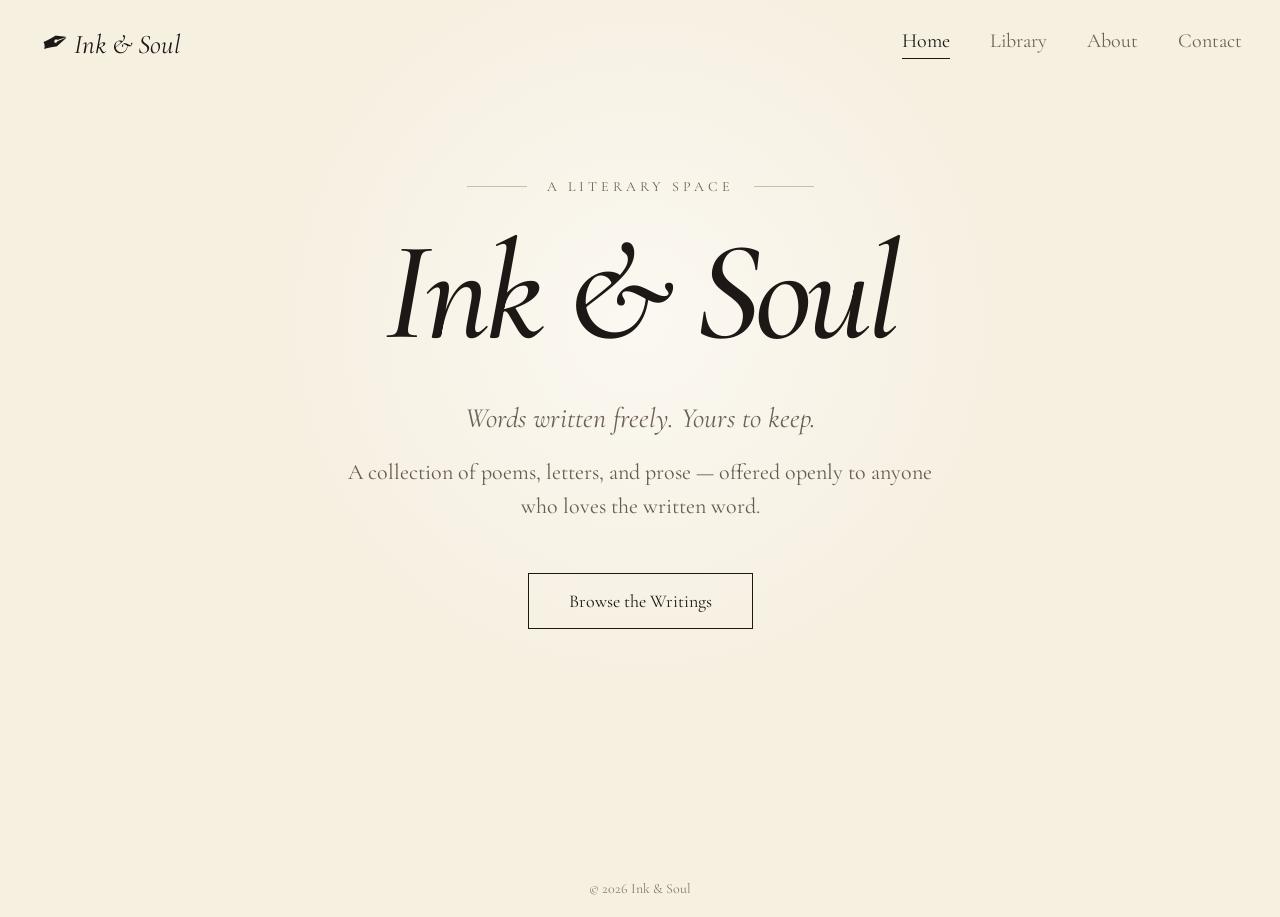
<file: index.html>
<!DOCTYPE html>
<html lang="en">
<head>
  <meta charset="UTF-8">
  <meta name="viewport" content="width=device-width, initial-scale=1.0">
  <title>Ink & Soul — A Literary Space</title>
  <link rel="stylesheet" href="style.css">
</head>
<body>
  <header class="site-header">
    <a class="brand" href="index.html" aria-label="Ink and Soul home">
      <span class="brand-mark">✒</span>
      <span>Ink &amp; Soul</span>
    </a>
    <button class="menu-toggle" aria-label="Open menu">☰</button>
    <nav class="nav">
      <a class="active" href="index.html">Home</a>
      <a href="library.html">Library</a>
      <a href="about.html">About</a>
      <a href="contact.html">Contact</a>
    </nav>
  </header>

  <main class="hero">
    <div class="eyebrow"><span></span> A LITERARY SPACE <span></span></div>
    <h1>Ink &amp; Soul</h1>
    <p class="tagline">Words written freely. Yours to keep.</p>
    <p class="intro">A collection of poems, letters, and prose — offered openly to anyone who loves the written word.</p>
    <a class="button" href="library.html">Browse the Writings</a>
  </main>

  <footer>© <span class="year"></span> Ink &amp; Soul</footer>
  <script src="script.js"></script>
</body>
</html>
</file>
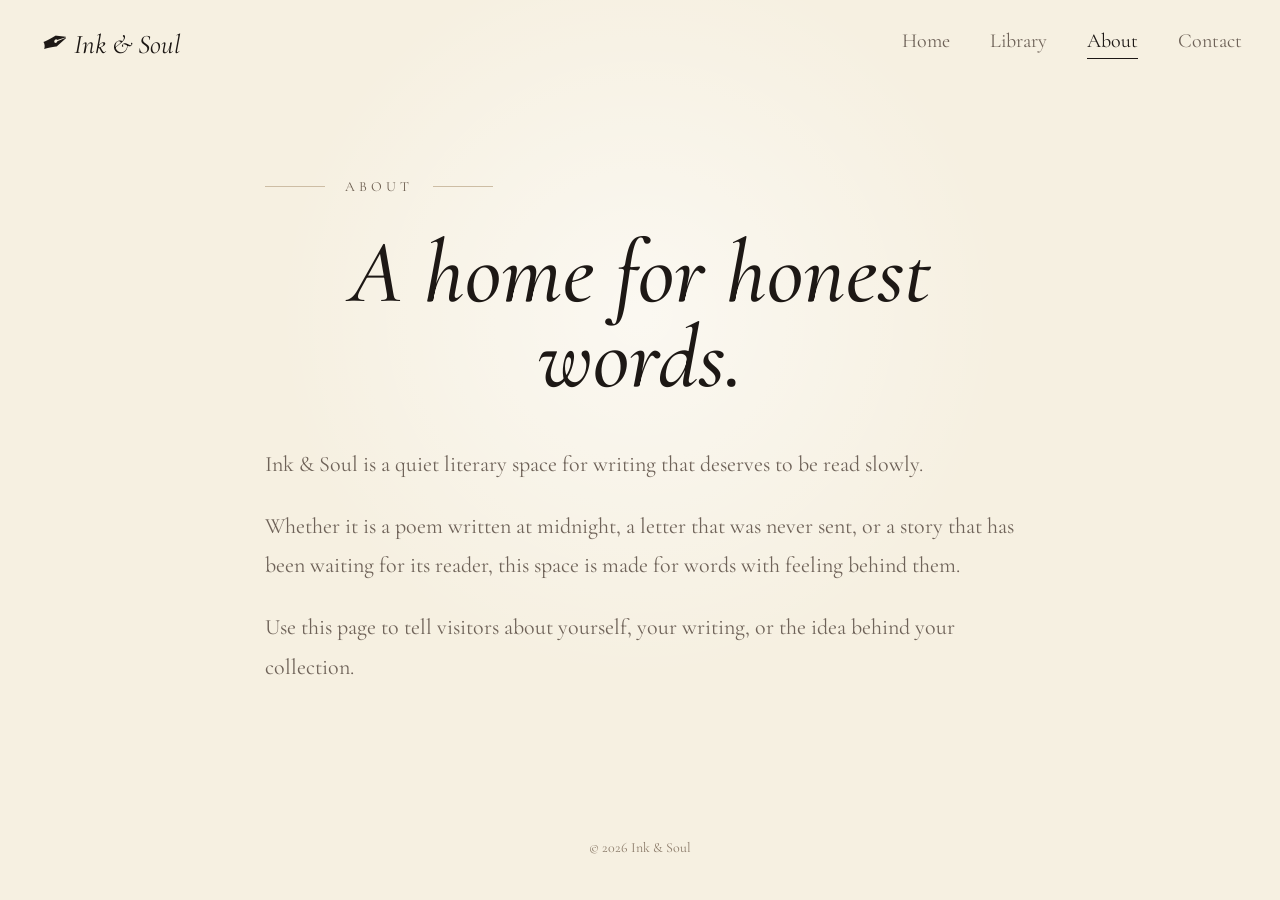
<file: about.html>
<!DOCTYPE html>
<html lang="en">
<head>
  <meta charset="UTF-8">
  <meta name="viewport" content="width=device-width, initial-scale=1.0">
  <title>About — Ink & Soul</title>
  <link rel="stylesheet" href="style.css">
</head>
<body>
  <header class="site-header">
    <a class="brand" href="index.html"><span class="brand-mark">✒</span><span>Ink &amp; Soul</span></a>
    <button class="menu-toggle" aria-label="Open menu">☰</button>
    <nav class="nav">
      <a href="index.html">Home</a>
      <a href="library.html">Library</a>
      <a class="active" href="about.html">About</a>
      <a href="contact.html">Contact</a>
    </nav>
  </header>

  <main class="page narrow">
    <div class="eyebrow"><span></span> ABOUT <span></span></div>
    <h1>A home for honest words.</h1>
    <div class="prose">
      <p>Ink &amp; Soul is a quiet literary space for writing that deserves to be read slowly.</p>
      <p>Whether it is a poem written at midnight, a letter that was never sent, or a story that has been waiting for its reader, this space is made for words with feeling behind them.</p>
      <p>Use this page to tell visitors about yourself, your writing, or the idea behind your collection.</p>
    </div>
  </main>

  <footer>© <span class="year"></span> Ink &amp; Soul</footer>
  <script src="script.js"></script>
</body>
</html>
</file>
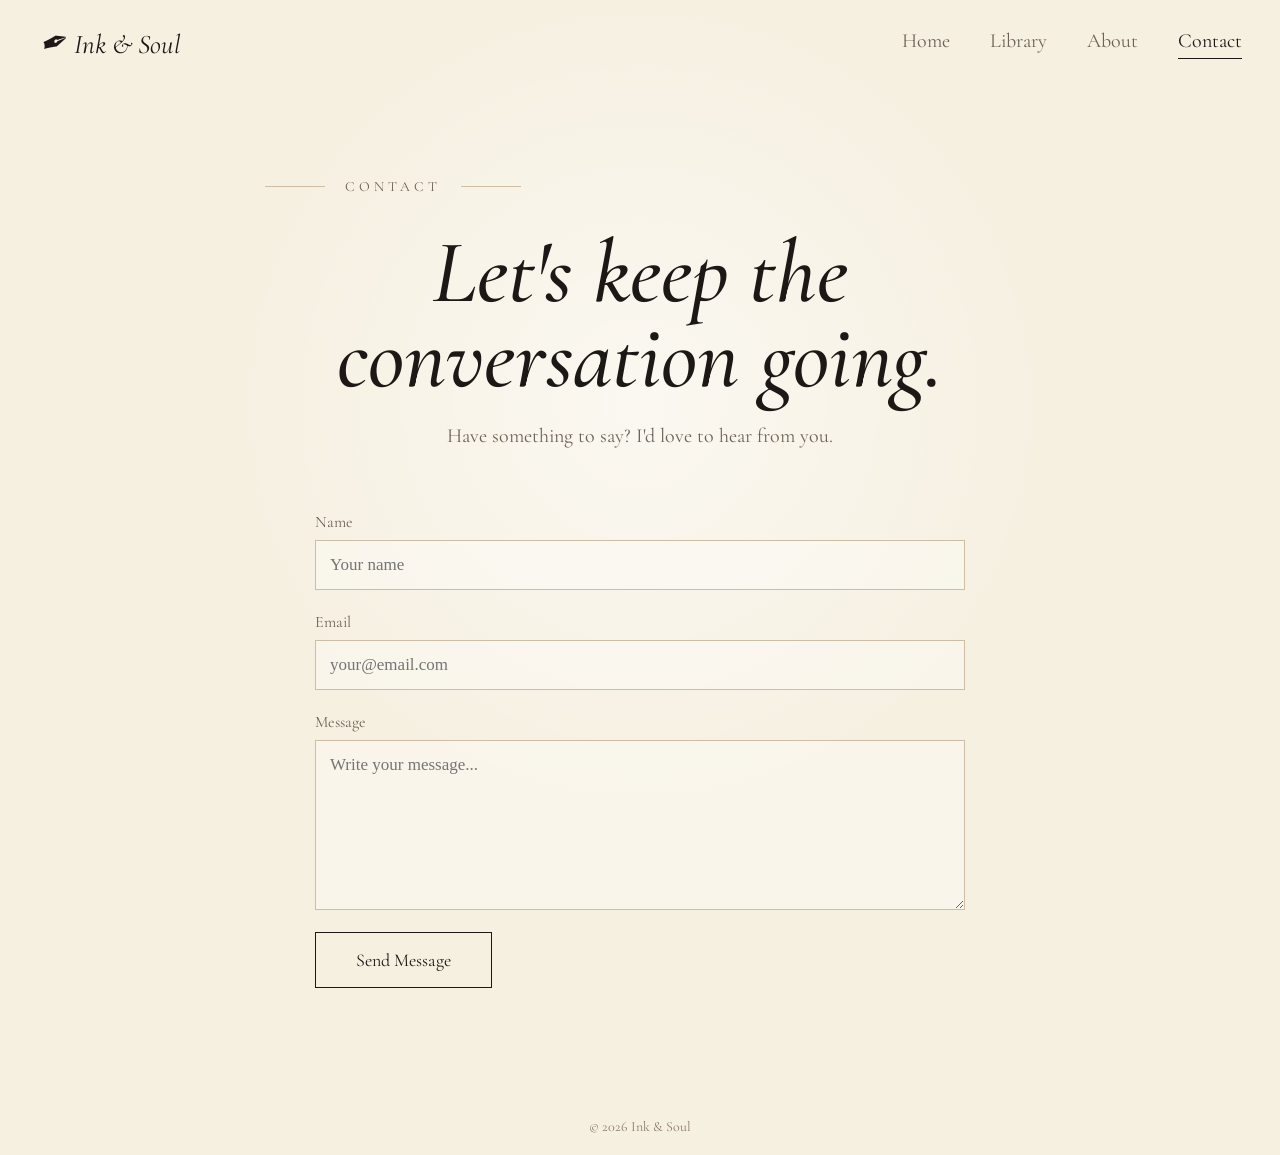
<file: contact.html>
<!DOCTYPE html>
<html lang="en">
<head>
  <meta charset="UTF-8">
  <meta name="viewport" content="width=device-width, initial-scale=1.0">

  <title>Contact — Ink & Soul</title>

  <link rel="stylesheet" href="style.css">
</head>

<body>

  <header class="site-header">

    <a class="brand" href="index.html">
      <span class="brand-mark">✒</span>
      <span>Ink &amp; Soul</span>
    </a>

    <button class="menu-toggle" aria-label="Open menu">
      ☰
    </button>

    <nav class="nav">
      <a href="index.html">Home</a>
      <a href="library.html">Library</a>
      <a href="about.html">About</a>
      <a class="active" href="contact.html">Contact</a>
    </nav>

  </header>


  <main class="page narrow">

    <div class="eyebrow">
      <span></span>
      CONTACT
      <span></span>
    </div>

    <h1>Let's keep the conversation going.</h1>

    <p class="page-intro">
      Have something to say? I'd love to hear from you.
    </p>


    <!-- CONTACT FORM -->

    <form
      class="contact-form"
      action="https://formspree.io/f/xppalnez"
      method="POST"
    >

      <label>
        Name

        <input
          type="text"
          name="name"
          placeholder="Your name"
          required
        >

      </label>


      <label>
        Email

        <input
          type="email"
          name="email"
          placeholder="your@email.com"
          required
        >

      </label>


      <label>
        Message

        <textarea
          name="message"
          rows="7"
          placeholder="Write your message..."
          required
        ></textarea>

      </label>


      <button
        class="button"
        type="submit"
      >
        Send Message
      </button>

    </form>

  </main>


  <footer>
    © <span class="year"></span> Ink &amp; Soul
  </footer>


  <script src="script.js"></script>

</body>
</html>
</file>
<file: style.css>
@import url('https://fonts.googleapis.com/css2?family=Cormorant+Garamond:ital,wght@0,400;0,500;0,600;1,400&family=Libre+Baskerville:wght@400;700&display=swap');

:root {
  --paper: #f6f0e1;
  --ink: #1d1815;
  --muted: #6e6258;
  --line: #cdbda4;
  --accent: #9a7656;
}

* { box-sizing: border-box; }

html { scroll-behavior: smooth; }

body {
  margin: 0;
  min-height: 100vh;
  background:
    radial-gradient(circle at 50% 35%, rgba(255,255,255,.55), transparent 42%),
    var(--paper);
  color: var(--ink);
  font-family: "Libre Baskerville", Georgia, serif;
}

.site-header {
  height: 88px;
  padding: 20px 3%;
  display: flex;
  align-items: center;
  justify-content: space-between;
}

.brand {
  display: flex;
  align-items: center;
  gap: 8px;
  color: var(--ink);
  text-decoration: none;
  font-family: "Cormorant Garamond", Georgia, serif;
  font-size: 27px;
  font-style: italic;
}

.brand-mark {
  font-size: 34px;
  transform: rotate(-20deg);
  display: inline-block;
}

.nav { display: flex; gap: 40px; }

.nav a {
  color: var(--muted);
  text-decoration: none;
  font-family: "Cormorant Garamond", Georgia, serif;
  font-size: 20px;
  transition: color .2s;
}

.nav a:hover, .nav a.active {
  color: var(--ink);
}

.nav a.active {
  border-bottom: 1px solid var(--ink);
  padding-bottom: 5px;
}

.menu-toggle {
  display: none;
  border: 0;
  background: none;
  font-size: 26px;
  color: var(--ink);
}

.hero {
  min-height: calc(100vh - 128px);
  display: flex;
  align-items: center;
  flex-direction: column;
  text-align: center;
  padding: 90px 20px 80px;
}

.eyebrow {
  display: flex;
  align-items: center;
  gap: 20px;
  color: #6d5f51;
  font-family: "Cormorant Garamond", Georgia, serif;
  letter-spacing: 4px;
  font-size: 14px;
}

.eyebrow span {
  width: 60px;
  height: 1px;
  background: var(--line);
}

.hero h1 {
  margin: 45px 0 25px;
  font-family: "Cormorant Garamond", Georgia, serif;
  font-size: clamp(80px, 11vw, 155px);
  line-height: .75;
  font-weight: 500;
  font-style: italic;
  letter-spacing: -5px;
}

.tagline {
  margin: 30px 0 20px;
  font-family: "Cormorant Garamond", Georgia, serif;
  font-style: italic;
  font-size: 28px;
  color: var(--muted);
}

.intro {
  max-width: 610px;
  margin: 0 auto 50px;
  color: #685b50;
  font-family: "Cormorant Garamond", Georgia, serif;
  font-size: 22px;
  line-height: 1.55;
}

.button {
  display: inline-block;
  padding: 16px 40px;
  border: 1px solid var(--ink);
  background: transparent;
  color: var(--ink);
  text-decoration: none;
  font: 18px "Cormorant Garamond", Georgia, serif;
  cursor: pointer;
  transition: background .2s, color .2s;
}

.button:hover {
  background: var(--ink);
  color: var(--paper);
}

.page {
  max-width: 1100px;
  margin: 0 auto;
  padding: 90px 25px 110px;
  text-align: center;
}

.page h1 {
  margin: 35px 0 20px;
  font: italic 500 clamp(50px, 7vw, 90px)/.95 "Cormorant Garamond", Georgia, serif;
}

.page-intro {
  max-width: 650px;
  margin: 0 auto 60px;
  color: var(--muted);
  font: 20px/1.6 "Cormorant Garamond", Georgia, serif;
}

.cards {
  display: grid;
  grid-template-columns: repeat(3, 1fr);
  gap: 24px;
  text-align: left;
}

.card {
  padding: 35px;
  border: 1px solid var(--line);
  background: rgba(255,255,255,.18);
}

.card .type {
  color: var(--accent);
  font-size: 12px;
  letter-spacing: 3px;
}

.card h2 {
  font: 500 34px "Cormorant Garamond", Georgia, serif;
}

.card p {
  color: var(--muted);
  line-height: 1.7;
}

.read-more {
  color: var(--ink);
  font-family: "Cormorant Garamond", Georgia, serif;
  text-decoration: none;
}

.narrow { max-width: 800px; }

.prose {
  text-align: left;
  font: 22px/1.8 "Cormorant Garamond", Georgia, serif;
  color: var(--muted);
  margin-top: 45px;
}

.contact-form {
  max-width: 650px;
  margin: 40px auto 0;
  text-align: left;
}

.contact-form label {
  display: block;
  margin: 22px 0;
  color: var(--muted);
  font: 16px "Cormorant Garamond", Georgia, serif;
}

.contact-form input,
.contact-form textarea {
  display: block;
  width: 100%;
  margin-top: 8px;
  padding: 14px;
  border: 1px solid var(--line);
  background: rgba(255,255,255,.3);
  color: var(--ink);
  font: 17px Georgia, serif;
  outline: none;
}

.contact-form input:focus,
.contact-form textarea:focus {
  border-color: var(--ink);
}

.form-message {
  color: var(--muted);
  font-size: 14px;
}

footer {
  text-align: center;
  padding: 20px;
  color: #8a7a69;
  font: 14px "Cormorant Garamond", Georgia, serif;
}

@media (max-width: 700px) {
  .site-header { height: 75px; padding: 16px 5%; }
  .menu-toggle { display: block; }
  .nav {
    display: none;
    position: absolute;
    top: 75px;
    right: 5%;
    left: 5%;
    padding: 20px;
    flex-direction: column;
    gap: 18px;
    background: var(--paper);
    border: 1px solid var(--line);
    z-index: 10;
  }
  .nav.open { display: flex; }
  .hero { padding-top: 80px; }
  .hero h1 { font-size: 78px; letter-spacing: -3px; }
  .tagline { font-size: 24px; }
  .intro { font-size: 20px; }
  .cards { grid-template-columns: 1fr; }
  .page { padding-top: 65px; }
}
</file>
